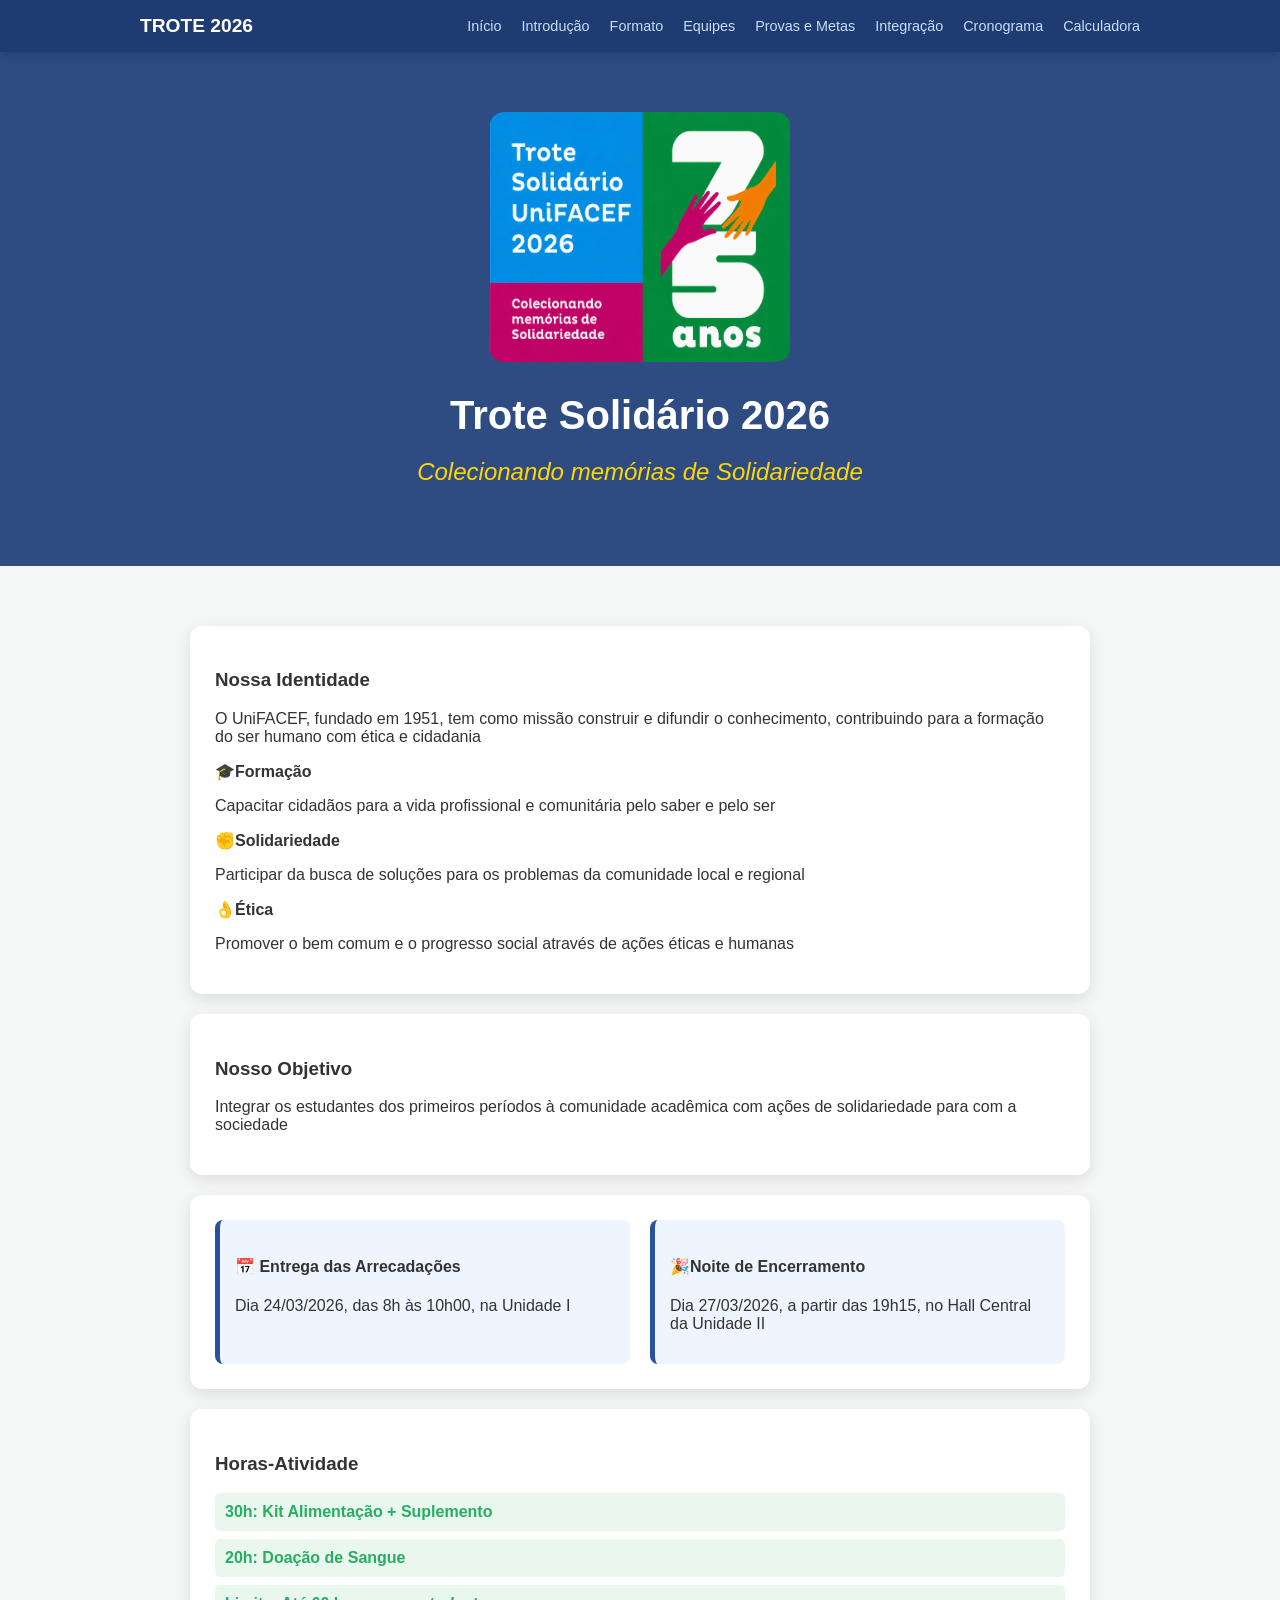
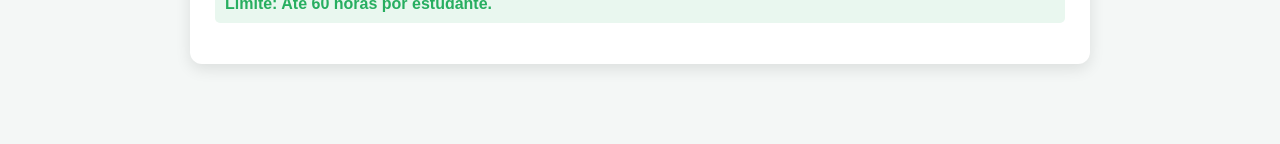
<file: index.html>
<!DOCTYPE html>
<html lang="pt-br">
    <head>
        <title> Trote Solidário </title>
        <meta charset="UTF-8">
        <link rel="stylesheet" href="styles.css">
    </head>
    <body>
        <nav class="menu"> <!-- Menu de navegação -->
            <div class="menu-container">
                <a href="index.html" class="menu-logo"> Trote 2026 </a>
                <ul class="lista">
                    <li> <a href="index.html"> Início </a> </li>
                    <li> <a href="introducao.html"> Introdução </a> </li>
                    <li> <a href="formato.html"> Formato </a> </li>
                    <li> <a href="equipes.html"> Equipes </a> </li>
                    <li> <a href="provas.html"> Provas e Metas </a> </li>
                    <li> <a href="integracao.html"> Integração </a> </li>
                    <li> <a href="cronograma.html"> Cronograma </a> </li>
                    <li> <a href="calculadora.html"> Calculadora </a> </li>
                </ul>
            </div>
        </nav>
        <header class="cabecalho">
            <div class="cabecalho-container">
                <img src="trote.png" alt="UniFACEF" class="cabecalho-logo"/>
                <h1> Trote Solidário 2026 </h1>
                <h2> Colecionando memórias de Solidariedade </h2>
            </div>
        </header>
        
        <main class="principal">
            <section>
                <h3> Nossa Identidade </h3>
                <p> O UniFACEF, fundado em 1951, tem como missão construir e difundir o conhecimento, contribuindo para a formação do ser humano com ética e cidadania </p>
                <div class="pilares-container">
                    <div class="pilar"> 
                        <strong> &#x1F393;Formação </strong>
                        <p> Capacitar cidadãos para a vida profissional e comunitária pelo saber e pelo ser </p>
                    </div>
                    <div class="pilar"> 
                        <strong> &#x270A;Solidariedade </strong>
                        <p> Participar da busca de soluções para os problemas da comunidade local e regional </p>
                    </div>
                    <div class="pilar"> 
                        <strong> &#x1F44C;Ética </strong>
                        <p> Promover o bem comum e o progresso social através de ações éticas e humanas </p>
                    </div>
                </div>
            </section>
            <section>
                <h3> Nosso Objetivo </h3>
                <p> 
                    Integrar os estudantes dos primeiros períodos à comunidade acadêmica com ações de solidariedade para com a sociedade 
                </p>
            </section>
            <section class="importante">
                <div class="card-meta"> 
                    <h4> &#x1F4C5; Entrega das Arrecadações </h4>
                    <p> Dia 24/03/2026, das 8h às 10h00, na Unidade I </p>
                </div>
                <div class="card-meta">
                    <h4> &#x1F389;Noite de Encerramento </h4>
                    <p> Dia 27/03/2026, a partir das 19h15, no Hall Central da Unidade II </p>
                </div>    
            </section>
            <section class="recompensas">
                <h3> Horas-Atividade </h3>
                <ul>
                    <li> <strong> 30h: </strong> Kit Alimentação + Suplemento </li> 
                    <li> <strong> 20h: </strong>  Doação de Sangue </li> 
                    <li> <strong> Limite:  </strong>  Até 60 horas por estudante. </li> 
                </ul> 
            </section>
        </main>
    </body>
</html>
</file>
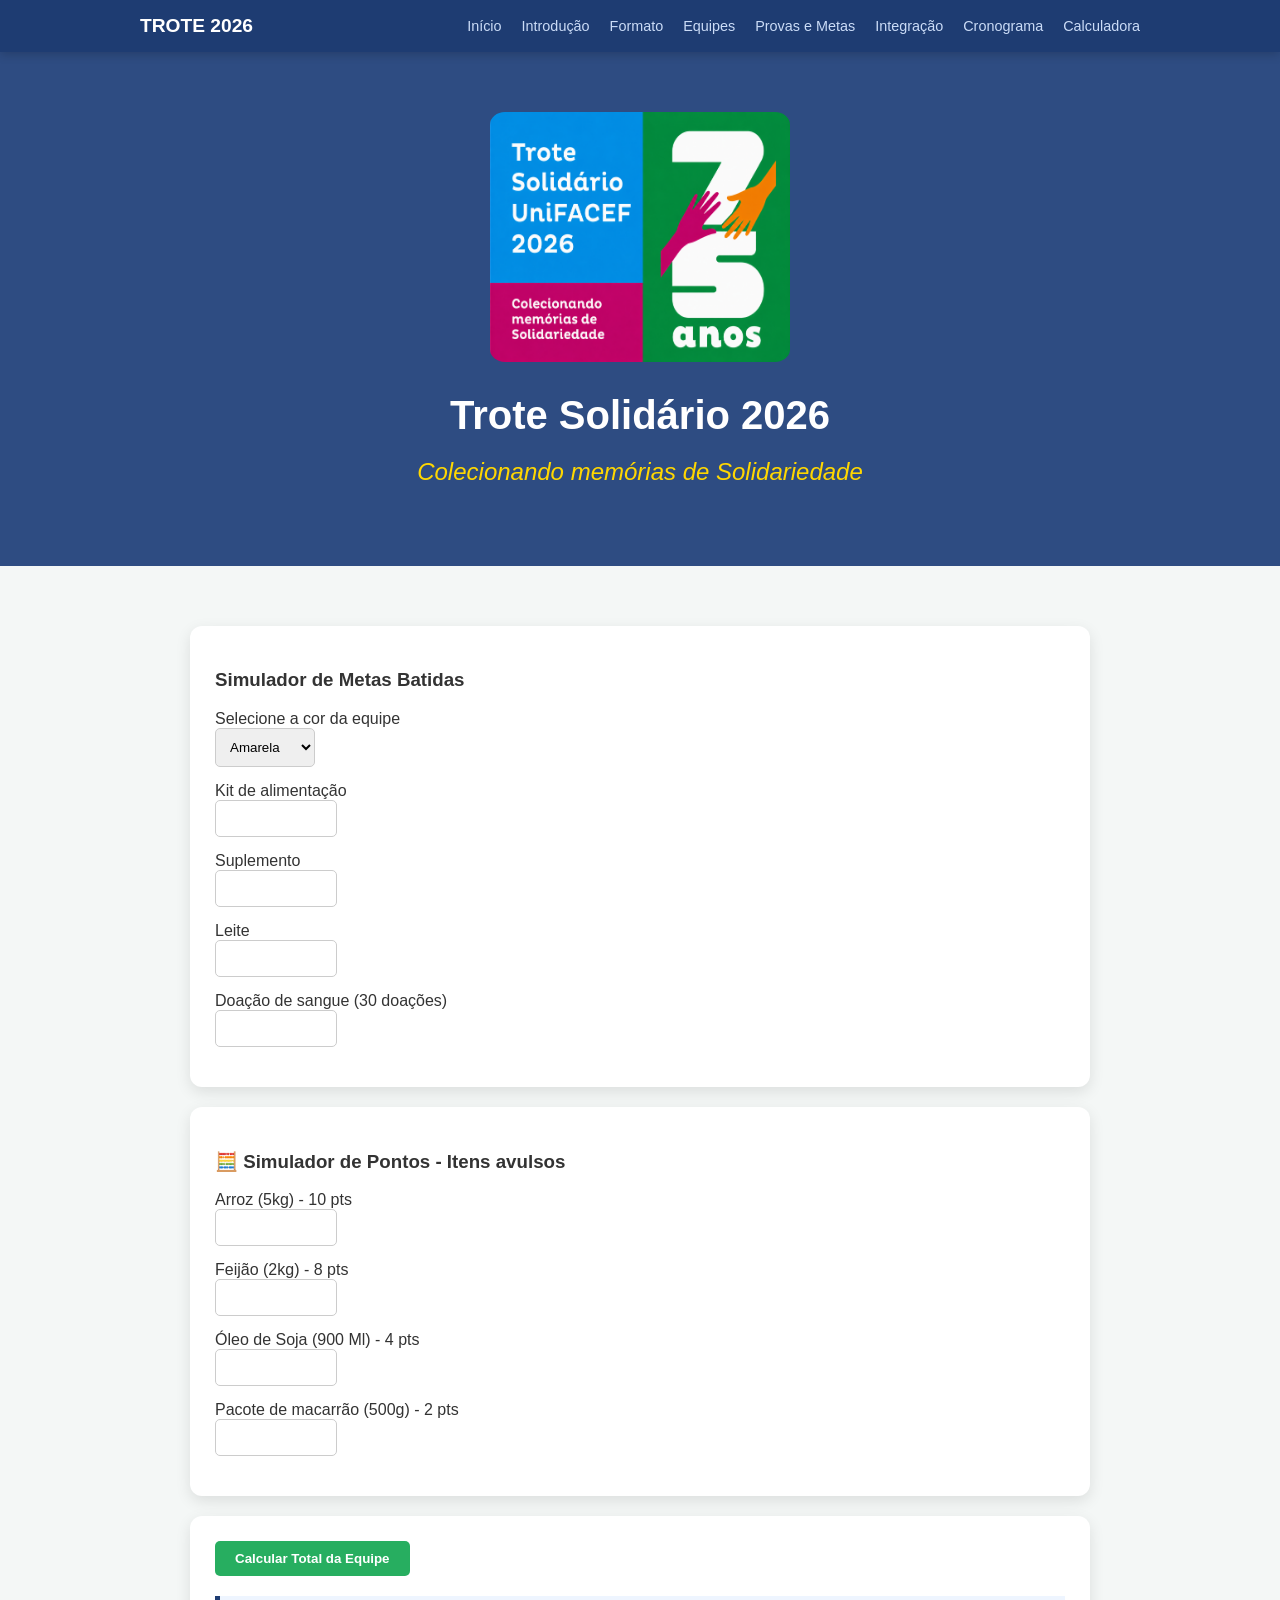
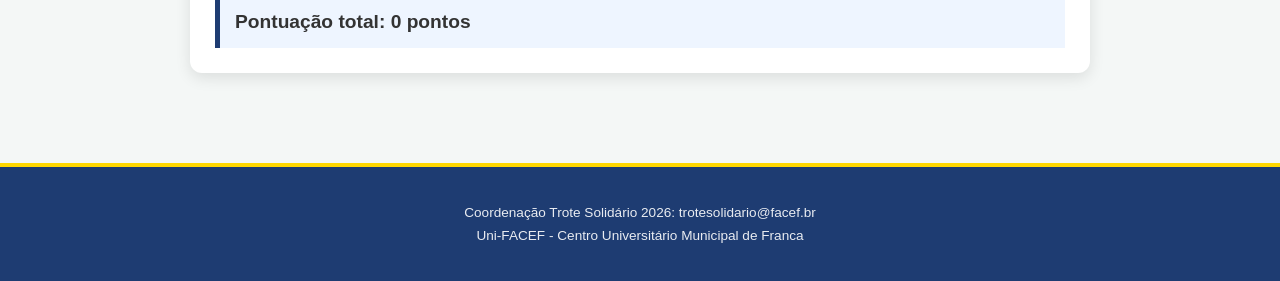
<file: calculadora.html>
<!DOCTYPE html>
<html lang="pt-br">
    <head>
        <title> Trote Solidário </title>
        <meta charset="UTF-8">
        <link rel="stylesheet" href="styles.css">
    </head>
    <body>
        <nav class="menu"> <!-- Menu de navegação -->
            <div class="menu-container">
                <a href="index.html" class="menu-logo"> Trote 2026 </a>
                <ul class="lista">
                    <li> <a href="index.html"> Início </a> </li>
                    <li> <a href="introducao.html"> Introdução </a> </li>
                    <li> <a href="formato.html"> Formato </a> </li>
                    <li> <a href="equipes.html"> Equipes </a> </li>
                    <li> <a href="provas.html"> Provas e Metas </a> </li>
                    <li> <a href="integracao.html"> Integração </a> </li>
                    <li> <a href="cronograma.html"> Cronograma </a> </li>
                    <li> <a href="calculadora.html"> Calculadora </a> </li>
                </ul>
            </div>
        </nav>
        <header class="cabecalho">
            <div class="cabecalho-container">
                <img src="trote.png" alt="UniFACEF" class="cabecalho-logo"/>
                <h1> Trote Solidário 2026 </h1>
                <h2> Colecionando memórias de Solidariedade </h2>
            </div>
        </header>
    <main class="principal">
       <section>
            <h3> Simulador de Metas Batidas </h3>
            <div>
                <div class="form-group">
                    <label> Selecione a cor da equipe </label>
                    <select id="cor">
                        <option value="amarela"> Amarela </option>
                        <option value="cinza"> Cinza </option>
                        <option value="laranja"> Laranja </option>
                        <option value="marron"> Marron </option>
                        <option value="preta"> Preta </option>
                        <option value="roxa"> Roxa </option>
                        <option value="verde"> Verde </option>
                        <option value="azul"> Azul </option>
                        <option value="vermelha"> Vermelha </option>
                    </select>
                </div>
                <div class="form-group">
                    <label> Kit de alimentação </label> <!-- rótulo da caixa de entrada -->
                    <input type="number" id="kitAlimentacao" min="0"> <!-- caixa de entrada -->
                </div>
                <div class="form-group">
                    <label> Suplemento </label> <!-- rótulo da caixa de entrada -->
                    <input type="number" id="qtdeLatas" min="0"> <!-- caixa de entrada -->
                </div>  
                <div class="form-group">
                    <label> Leite </label> <!-- rótulo da caixa de entrada -->
                    <input type="number" id="qtdeLeites" min="0"> <!-- caixa de entrada -->
                </div>
                <div class="form-group">
                    <label> Doação de sangue (30 doações) </label> <!-- rótulo da caixa de entrada -->
                    <input type="number" id="qtdeDoacoes" min="0"> <!-- caixa de entrada -->
                </div>  
            </div>
       </section> 
       <section>
        <h3> &#x1F9EE; Simulador de Pontos - Itens avulsos</h3>
        <div class="form-grid"> 
            <div class="form-group">
                <label> Arroz (5kg) - 10 pts </label> <!-- rótulo da caixa de entrada -->
                <input type="number" id="qtdeArroz" min="0"> <!-- caixa de entrada -->
            </div> 
            <div class="form-group">
                <label> Feijão (2kg) - 8 pts </label>
                <input type="number" id="qtdeFeijao" min="0">
            </div> 
            <div class="form-group">
                <label> Óleo de Soja (900 Ml) - 4 pts </label>
                <input type="number" id="qtdeOleo" min="0">
            </div>     
             <div class="form-group">
                <label> Pacote de macarrão (500g) - 2 pts </label>
                <input type="number" id="qtdeMacarrao" min="0">
            </div>      
        </div>
       </section>
       <section>
            <!-- quando este botão for clicado, a função calcular() será chamada no JavaScript -->
            <button onclick="calcular()"> Calcular Total da Equipe </button> 
            <div id="resultado" class="resultado-box">
                Pontuação total: 0 pontos
            </div>
       </section>
    </main>
    <footer>
        <p>Coordenação Trote Solidário 2026: trotesolidario@facef.br </p>
        <p>Uni-FACEF - Centro Universitário Municipal de Franca </p>
    </footer>
</body>
</html>
</file>
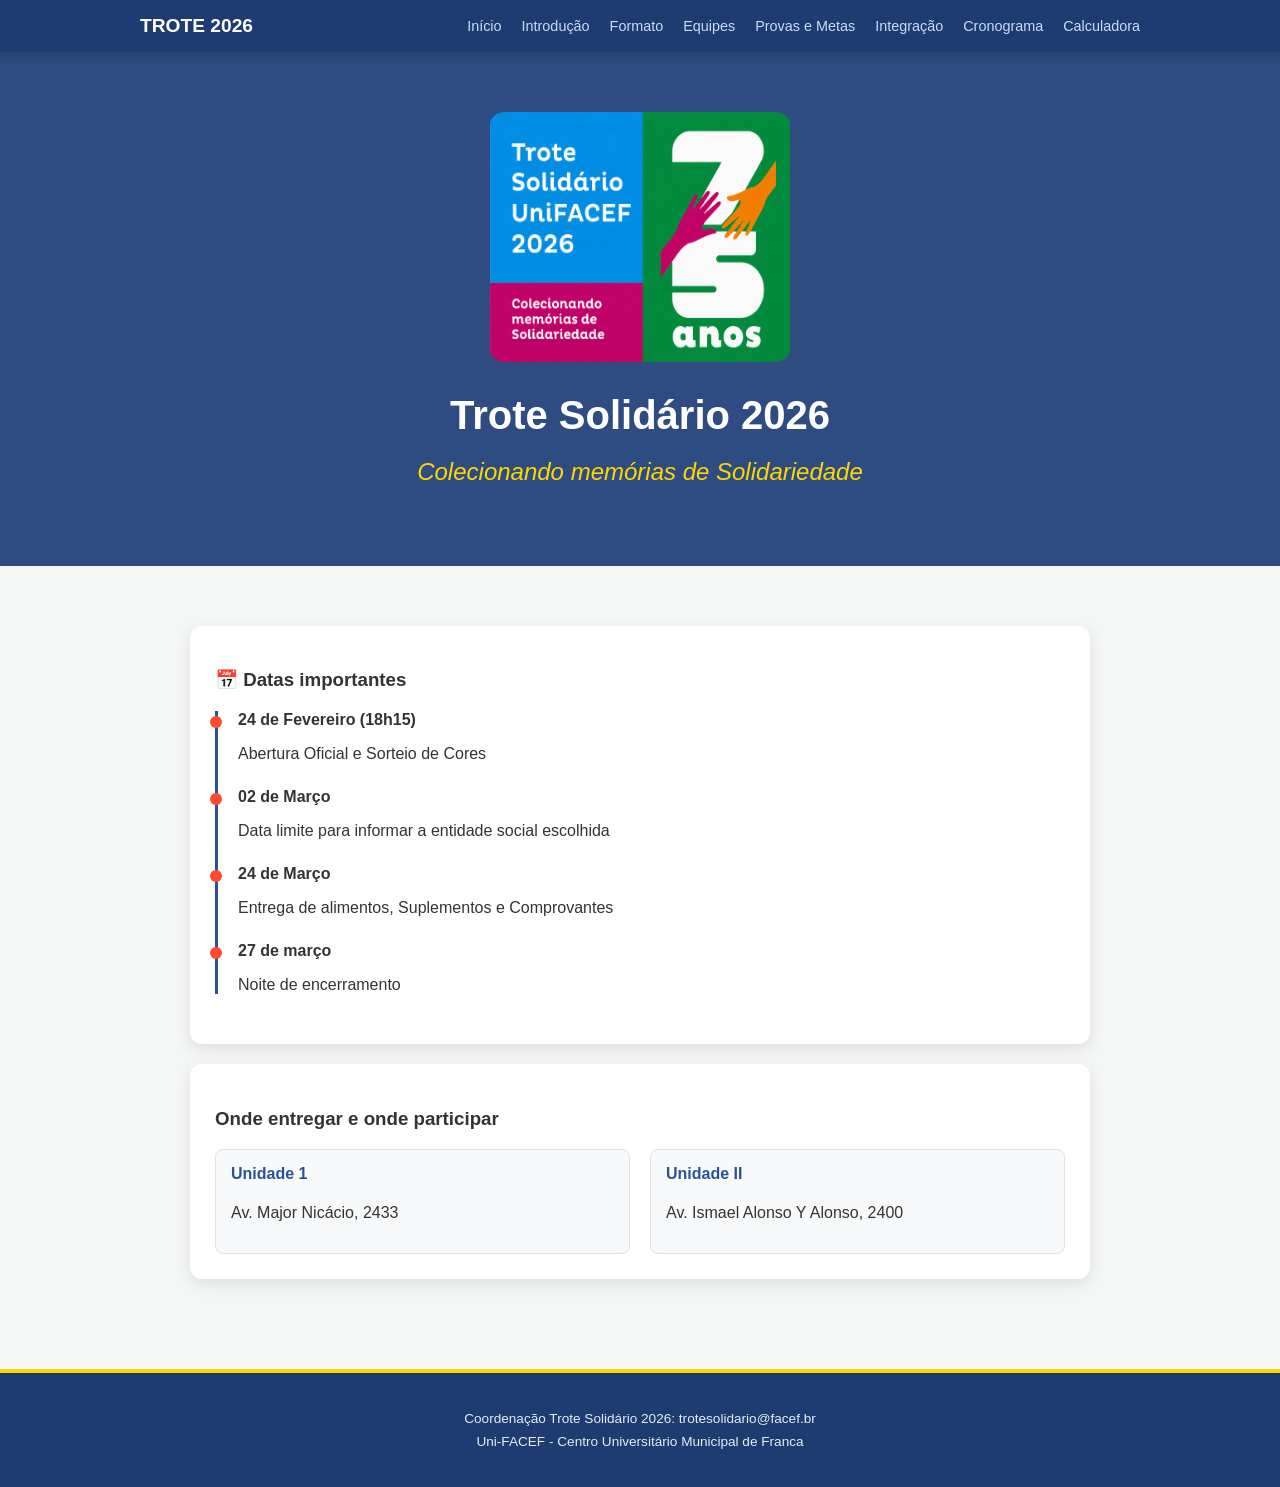
<file: cronograma.html>
<!DOCTYPE html>
<html lang="pt-br">
    <head>
        <title> Trote Solidário </title>
        <meta charset="UTF-8">
        <link rel="stylesheet" href="styles.css">
    </head>
    <body>
        <nav class="menu"> <!-- Menu de navegação -->
            <div class="menu-container">
                <a href="index.html" class="menu-logo"> Trote 2026 </a>
                <ul class="lista">
                    <li> <a href="index.html"> Início </a> </li>
                    <li> <a href="introducao.html"> Introdução </a> </li>
                    <li> <a href="formato.html"> Formato </a> </li>
                    <li> <a href="equipes.html"> Equipes </a> </li>
                    <li> <a href="provas.html"> Provas e Metas </a> </li>
                    <li> <a href="integracao.html"> Integração </a> </li>
                    <li> <a href="cronograma.html"> Cronograma </a> </li>
                    <li> <a href="calculadora.html"> Calculadora </a> </li>
                </ul>
            </div>
        </nav>
        <header class="cabecalho">
            <div class="cabecalho-container">
                <img src="trote.png" alt="UniFACEF" class="cabecalho-logo"/>
                <h1> Trote Solidário 2026 </h1>
                <h2> Colecionando memórias de Solidariedade </h2>
            </div>
        </header>
    <main class="principal">
        <section>
            <h3> &#x1F4C5; Datas importantes </h3>
            <div class="timeline">
                <div class="evento">
                    <strong> 24 de Fevereiro (18h15) </strong>
                    <p> Abertura Oficial e Sorteio de Cores </p>
                </div>
                <div class="evento">
                    <strong> 02 de Março </strong>    
                    <p> Data limite para informar a entidade social escolhida </p>
                </div>
                <div class="evento">
                    <strong> 24 de Março </strong>
                    <p> Entrega de alimentos, Suplementos e Comprovantes </p>
                </div>
                <div class="evento">
                    <strong> 27 de março </strong>
                    <p> Noite de encerramento </p>
                </div>
            </div>
        </section>
        <section>
            <h3> Onde entregar e onde participar </h3>
            <div class="grid-locais">
                <div class="unidade">
                    <h4> Unidade 1 </h4>
                    <p> Av. Major Nicácio, 2433 </p>
                </div>
                <div class="unidade">
                    <h4> Unidade II </h4>
                    <p> Av. Ismael Alonso Y Alonso, 2400 </p>
                </div>
            </div>
        </section>
    </main>
    <footer>
        <p>Coordenação Trote Solidário 2026: trotesolidario@facef.br </p>
        <p>Uni-FACEF - Centro Universitário Municipal de Franca </p>
    </footer>
</body>
</html>
</file>
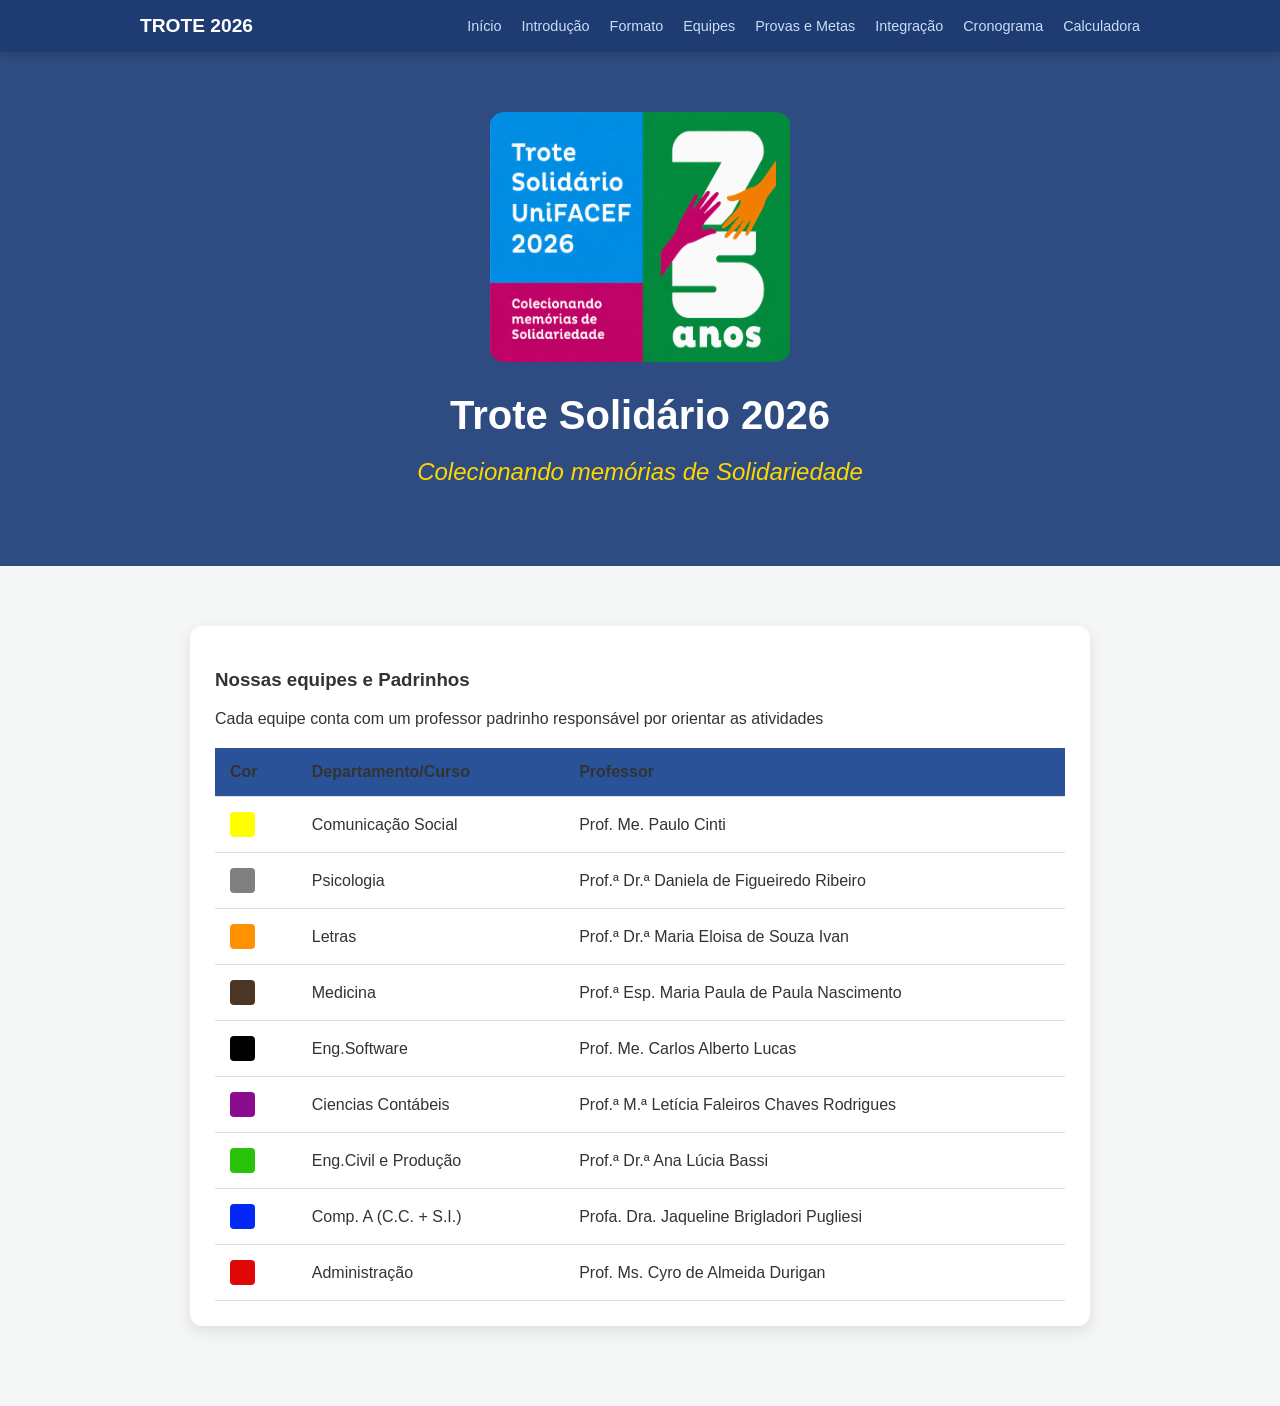
<file: equipes.html>
<!DOCTYPE html>
<html lang="pt-br">
    <head>
        <title> Trote Solidário </title>
        <meta charset="UTF-8">
        <link rel="stylesheet" href="styles.css">
    </head>
    <body>
        <nav class="menu"> <!-- Menu de navegação -->
            <div class="menu-container">
                <a href="index.html" class="menu-logo"> Trote 2026 </a>
                <ul class="lista">
                    <li> <a href="index.html"> Início </a> </li>
                    <li> <a href="introducao.html"> Introdução </a> </li>
                    <li> <a href="formato.html"> Formato </a> </li>
                    <li> <a href="equipes.html"> Equipes </a> </li>
                    <li> <a href="provas.html"> Provas e Metas </a> </li>
                    <li> <a href="integracao.html"> Integração </a> </li>
                    <li> <a href="cronograma.html"> Cronograma </a> </li>
                    <li> <a href="calculadora.html"> Calculadora </a> </li>
                </ul>
            </div>
        </nav>
        <header class="cabecalho">
            <div class="cabecalho-container">
                <img src="trote.png" alt="UniFACEF" class="cabecalho-logo"/>
                <h1> Trote Solidário 2026 </h1>
                <h2> Colecionando memórias de Solidariedade </h2>
            </div>
        </header>
        <main class="principal">
           <section class="lista-equipes">
                <h3> Nossas equipes e Padrinhos </h3>
                <p> 
                    Cada equipe conta com um professor padrinho responsável por orientar as atividades 
                </p>
                <table> <!-- tabela -->
                    <thead> <!-- cabeçalho da tabela -->
                        <tr> <!-- linha da tabela -->
                            <!-- table head -->
                            <th> Cor </th> <th> Departamento/Curso </th> <th> Professor </th>
                        </tr>
                    </thead>
                    <tbody>
                        <tr> 
                            <td> <div class="box-amarela"> </div> </td>
                            <td> Comunicação Social </td>
                            <td> Prof. Me. Paulo Cinti </td>
                        </tr> 
                        <tr>
                            <td> <div class="box-cinza"> </div></td>
                            <td> Psicologia </td>
                            <td> Prof.ª Dr.ª Daniela de Figueiredo Ribeiro </td>
                        </tr>
                        <tr>
                            <td> <div class="box-laranja"> </div></td>
                            <td> Letras </td>
                            <td> Prof.ª Dr.ª Maria Eloisa de Souza Ivan </td>
                        </tr>
                            <td> <div class="box-marrom"></div></td>
                            <td> Medicina </td>
                            <td> Prof.ª Esp. Maria Paula de Paula Nascimento </td>
                        </tr>
                        <tr>
                            <td> <div class="box-preta"></div></td>
                            <td> Eng.Software </td>
                            <td> Prof. Me. Carlos Alberto Lucas </td>
                        </tr>
                        <tr>
                            <td> <div class="box-roxa"></div></td>
                            <td> Ciencias Contábeis </td>
                            <td> Prof.ª M.ª Letícia Faleiros Chaves Rodrigues </td>
                        </tr>
                        <tr>
                            <td> <div class="box-verde"></div></td>
                            <td> Eng.Civil e Produção</td>
                            <td> Prof.ª Dr.ª Ana Lúcia Bassi </td>
                        </tr>
                        <tr>
                            <td> <div class="box-azul"></div></td>
                            <td> Comp. A (C.C. + S.I.) </td>
                            <td> Profa. Dra. Jaqueline Brigladori Pugliesi </td>
                        </tr>
                        <tr>
                            <td> <div class="box-vermelha"></div></td>
                            <td> Administração </td>
                            <td> Prof. Ms. Cyro de Almeida Durigan </td>
                        </tr>
                    </tbody>
                </table>
           </section>
           
        </main>
    </body>
</html>
</file>
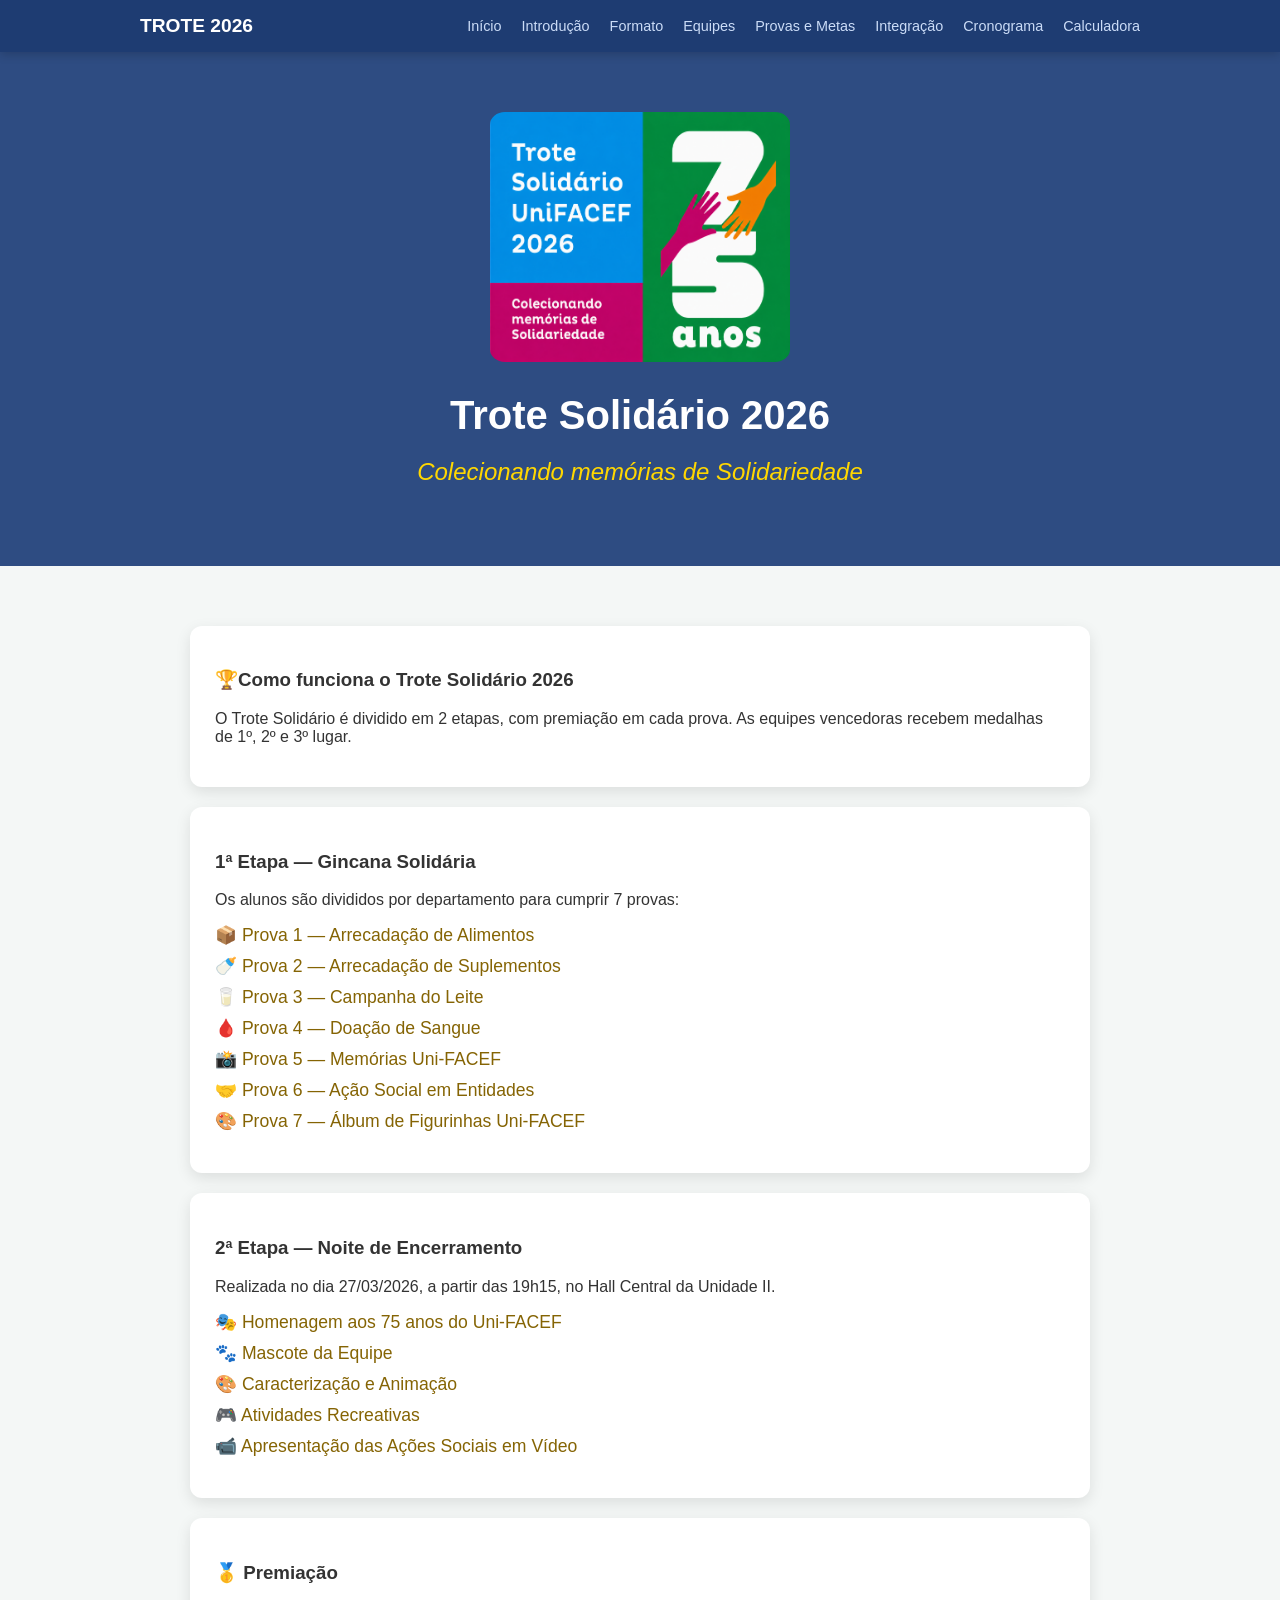
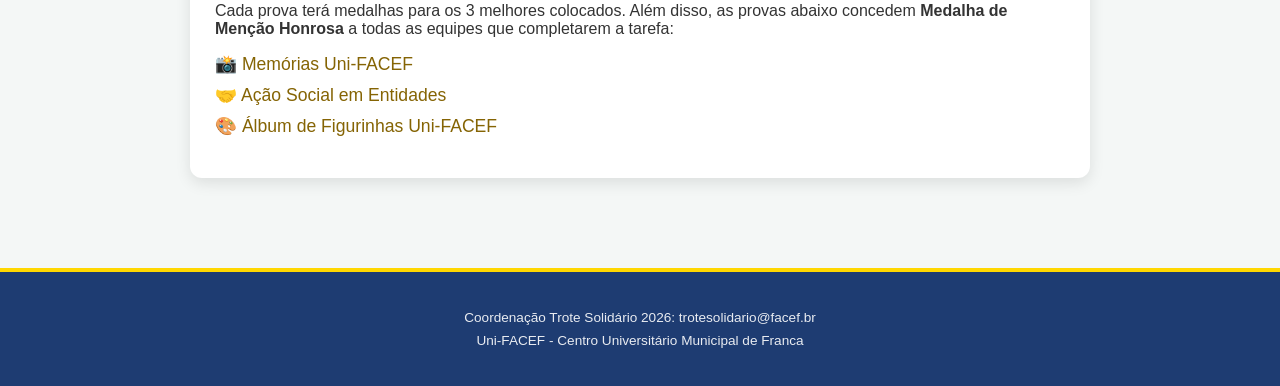
<file: formato.html>
<!DOCTYPE html>
<html lang="pt-br">
    <head>
        <title> Trote Solidário </title>
        <meta charset="UTF-8">
        <link rel="stylesheet" href="styles.css">
    </head>
    <body>
        <nav class="menu"> <!-- Menu de navegação -->
            <div class="menu-container">
                <a href="index.html" class="menu-logo"> Trote 2026 </a>
                <ul class="lista">
                    <li> <a href="index.html"> Início </a> </li>
                    <li> <a href="introducao.html"> Introdução </a> </li>
                    <li> <a href="formato.html"> Formato </a> </li>
                    <li> <a href="equipes.html"> Equipes </a> </li>
                    <li> <a href="provas.html"> Provas e Metas </a> </li>
                    <li> <a href="integracao.html"> Integração </a> </li>
                    <li> <a href="cronograma.html"> Cronograma </a> </li>
                    <li> <a href="calculadora.html"> Calculadora </a> </li>
                </ul>
            </div>
        </nav>
        <header class="cabecalho">
            <div class="cabecalho-container">
                <img src="trote.png" alt="UniFACEF" class="cabecalho-logo"/>
                <h1> Trote Solidário 2026 </h1>
                <h2> Colecionando memórias de Solidariedade </h2>
            </div>
        </header>
    <main class="principal">
        <section>
            <h3> &#X1F3C6;Como funciona o Trote Solidário 2026 </h3>
            <p>
                O Trote Solidário é dividido em 2 etapas, com premiação em cada prova.
                As equipes vencedoras recebem medalhas de 1º, 2º e 3º lugar.
            </p>
        </section>
        <section>
            <h3> 1ª Etapa — Gincana Solidária </h3>
            <p> Os alunos são divididos por departamento para cumprir 7 provas: </p>
            <ul class="lista-itens">
                <li> &#x1F4E6; Prova 1 — Arrecadação de Alimentos </li>
                <li> &#x1F37C; Prova 2 — Arrecadação de Suplementos </li>
                <li> &#x1F95B; Prova 3 — Campanha do Leite </li>
                <li> &#x1FA78; Prova 4 — Doação de Sangue </li>
                <li> &#x1F4F8; Prova 5 — Memórias Uni-FACEF </li>
                <li> &#x1F91D; Prova 6 — Ação Social em Entidades </li>
                <li> &#x1F3A8; Prova 7 — Álbum de Figurinhas Uni-FACEF </li>
            </ul>
        </section>
        <section>
            <h3> 2ª Etapa — Noite de Encerramento </h3>
            <p> Realizada no dia 27/03/2026, a partir das 19h15, no Hall Central da Unidade II. </p>
            <ul class="lista-itens">
                <li> &#x1F3AD; Homenagem aos 75 anos do Uni-FACEF </li>
                <li> &#x1F43E; Mascote da Equipe </li>
                <li> &#x1F3A8; Caracterização e Animação </li>
                <li> &#x1F3AE; Atividades Recreativas </li>
                <li> &#x1F4F9; Apresentação das Ações Sociais em Vídeo </li>
            </ul>
        </section>
        <section>
            <h3> &#x1F947; Premiação </h3>
            <p> Cada prova terá medalhas para os 3 melhores colocados. Além disso, as provas abaixo concedem
                <strong>Medalha de Menção Honrosa</strong> a todas as equipes que completarem a tarefa: </p>
            <ul class="lista-itens">
                <li> &#x1F4F8; Memórias Uni-FACEF </li>
                <li> &#x1F91D; Ação Social em Entidades </li>
                <li> &#x1F3A8; Álbum de Figurinhas Uni-FACEF </li>
            </ul>
        </section>
    </main>
    <footer>
        <p>Coordenação Trote Solidário 2026: trotesolidario@facef.br </p>
        <p>Uni-FACEF - Centro Universitário Municipal de Franca </p>
    </footer>
</body>

</html>
</file>
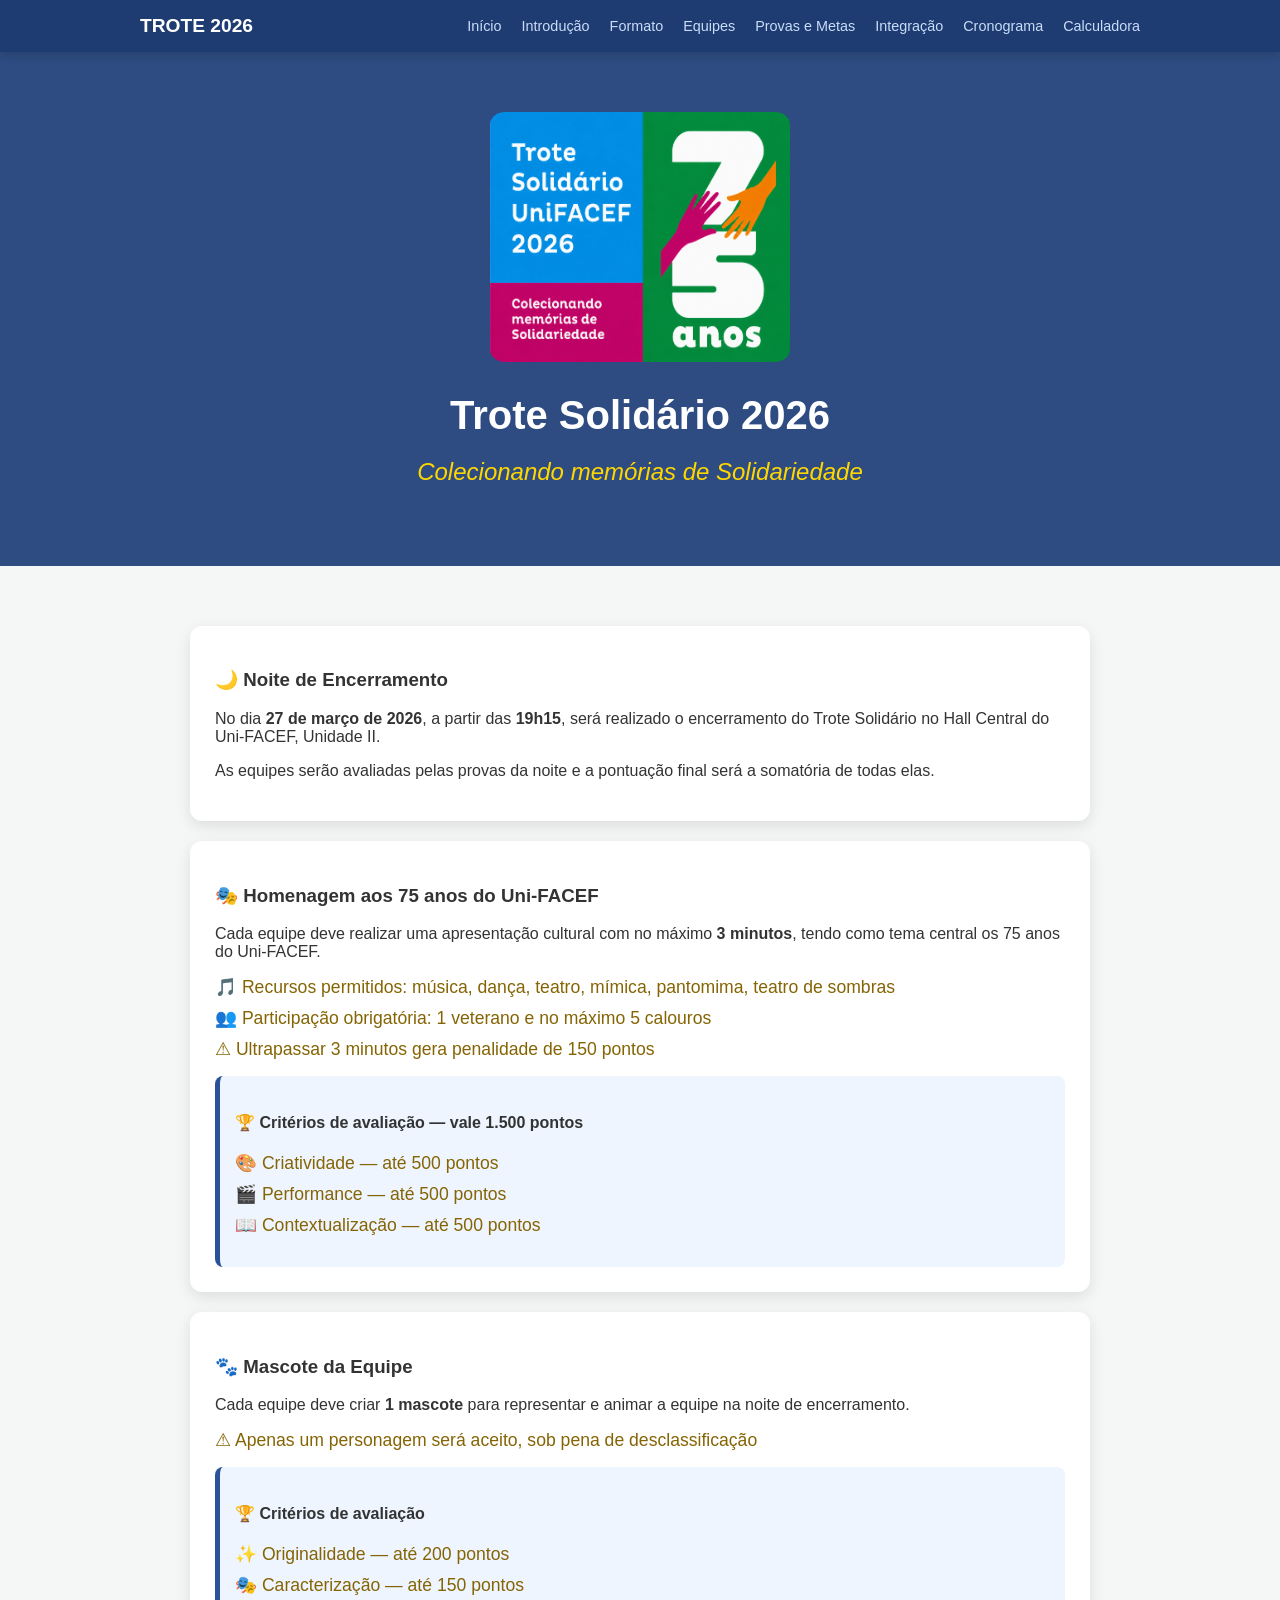
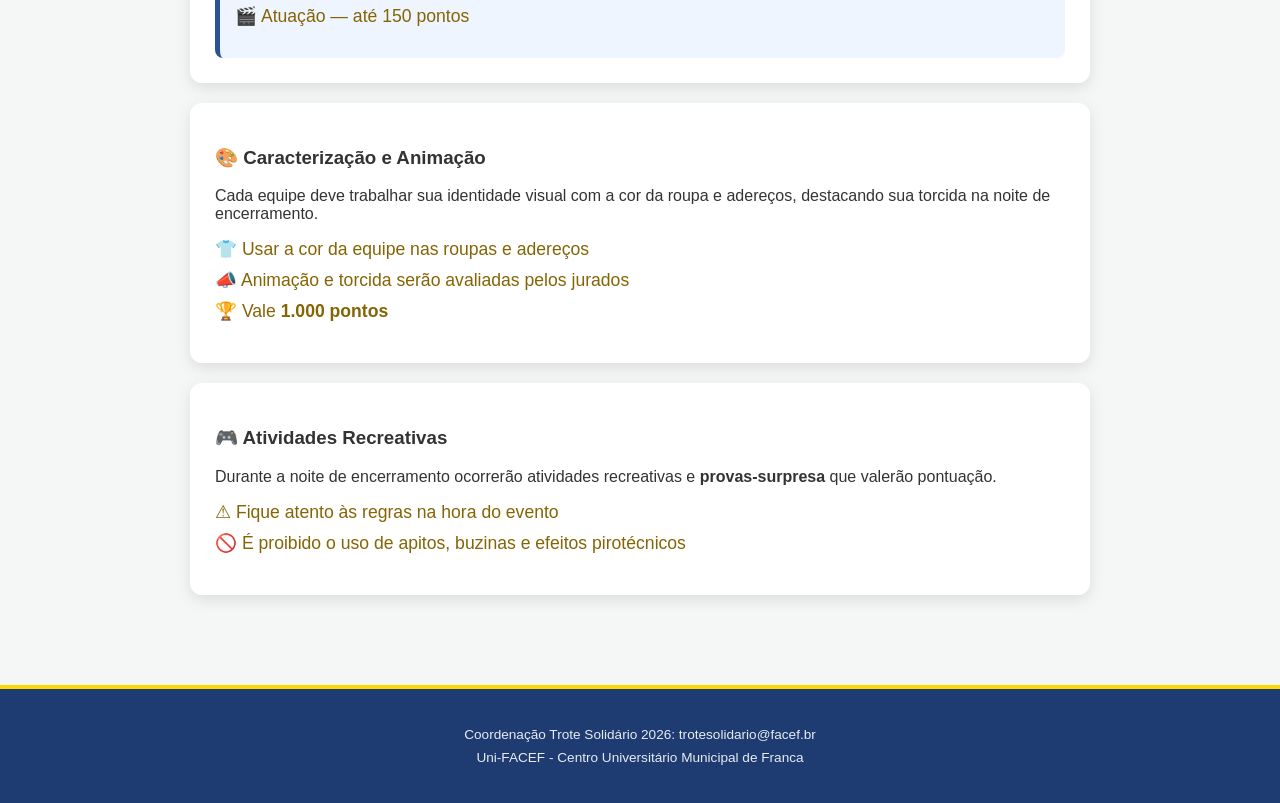
<file: integracao.html>
<!DOCTYPE html>
<html lang="pt-br">
    <head>
        <title> Trote Solidário </title>
        <meta charset="UTF-8">
        <link rel="stylesheet" href="styles.css">
    </head>
    <body>
        <nav class="menu"> <!-- Menu de navegação -->
            <div class="menu-container">
                <a href="index.html" class="menu-logo"> Trote 2026 </a>
                <ul class="lista">
                    <li> <a href="index.html"> Início </a> </li>
                    <li> <a href="introducao.html"> Introdução </a> </li>
                    <li> <a href="formato.html"> Formato </a> </li>
                    <li> <a href="equipes.html"> Equipes </a> </li>
                    <li> <a href="provas.html"> Provas e Metas </a> </li>
                    <li> <a href="integracao.html"> Integração </a> </li>
                    <li> <a href="cronograma.html"> Cronograma </a> </li>
                    <li> <a href="calculadora.html"> Calculadora </a> </li>
                </ul>
            </div>
        </nav>
        <header class="cabecalho">
            <div class="cabecalho-container">
                <img src="trote.png" alt="UniFACEF" class="cabecalho-logo"/>
                <h1> Trote Solidário 2026 </h1>
                <h2> Colecionando memórias de Solidariedade </h2>
            </div>
        </header>
    <main class="principal">
        <section>
            <h3> &#x1F319; Noite de Encerramento </h3>
            <p>
                No dia <strong>27 de março de 2026</strong>, a partir das <strong>19h15</strong>,
                será realizado o encerramento do Trote Solidário no Hall Central do Uni-FACEF, Unidade II.
            </p>
            <p>
                As equipes serão avaliadas pelas provas da noite e a pontuação final
                será a somatória de todas elas.
            </p>
        </section>
        <section>
            <h3> &#x1F3AD; Homenagem aos 75 anos do Uni-FACEF </h3>
            <p> Cada equipe deve realizar uma apresentação cultural com no máximo <strong>3 minutos</strong>, tendo como
                tema central os 75 anos do Uni-FACEF. </p>
            <ul class="lista-itens">
                <li> &#x1F3B5; Recursos permitidos: música, dança, teatro, mímica, pantomima, teatro de sombras </li>
                <li> &#x1F465; Participação obrigatória: 1 veterano e no máximo 5 calouros </li>
                <li> &#x26A0; Ultrapassar 3 minutos gera penalidade de 150 pontos </li>
            </ul>
            <div class="card-meta">
                <h4> &#x1F3C6; Critérios de avaliação — vale 1.500 pontos </h4>
                <ul class="lista-itens">
                    <li> &#x1F3A8; Criatividade — até 500 pontos </li>
                    <li> &#x1F3AC; Performance — até 500 pontos </li>
                    <li> &#x1F4D6; Contextualização — até 500 pontos </li>
                </ul>
            </div>
        </section>
        <section>
            <h3> &#x1F43E; Mascote da Equipe </h3>
            <p> Cada equipe deve criar <strong>1 mascote</strong> para representar e animar a equipe na noite de
                encerramento. </p>
            <ul class="lista-itens">
                <li> &#x26A0; Apenas um personagem será aceito, sob pena de desclassificação </li>
            </ul>
            <div class="card-meta">
                <h4> &#x1F3C6; Critérios de avaliação </h4>
                <ul class="lista-itens">
                    <li> &#x2728; Originalidade — até 200 pontos </li>
                    <li> &#x1F3AD; Caracterização — até 150 pontos </li>
                    <li> &#x1F3AC; Atuação — até 150 pontos </li>
                </ul>
            </div>
        </section>
        <section>
            <h3> &#x1F3A8; Caracterização e Animação </h3>
            <p> Cada equipe deve trabalhar sua identidade visual com a cor da roupa e adereços, destacando sua torcida
                na noite de encerramento. </p>
            <ul class="lista-itens">
                <li> &#x1F455; Usar a cor da equipe nas roupas e adereços </li>
                <li> &#x1F4E3; Animação e torcida serão avaliadas pelos jurados </li>
                <li> &#x1F3C6; Vale <strong>1.000 pontos</strong> </li>
            </ul>
        </section>

        <section>
            <h3> &#x1F3AE; Atividades Recreativas </h3>
            <p> Durante a noite de encerramento ocorrerão atividades recreativas e <strong>provas-surpresa</strong> que
                valerão pontuação. </p>
            <ul class="lista-itens">
                <li> &#x26A0; Fique atento às regras na hora do evento </li>
                <li> &#x1F6AB; É proibido o uso de apitos, buzinas e efeitos pirotécnicos </li>
            </ul>
        </section>
    </main>
    <footer>
        <p>Coordenação Trote Solidário 2026: trotesolidario@facef.br </p>
        <p>Uni-FACEF - Centro Universitário Municipal de Franca </p>
    </footer>
</body>

</html>
</file>
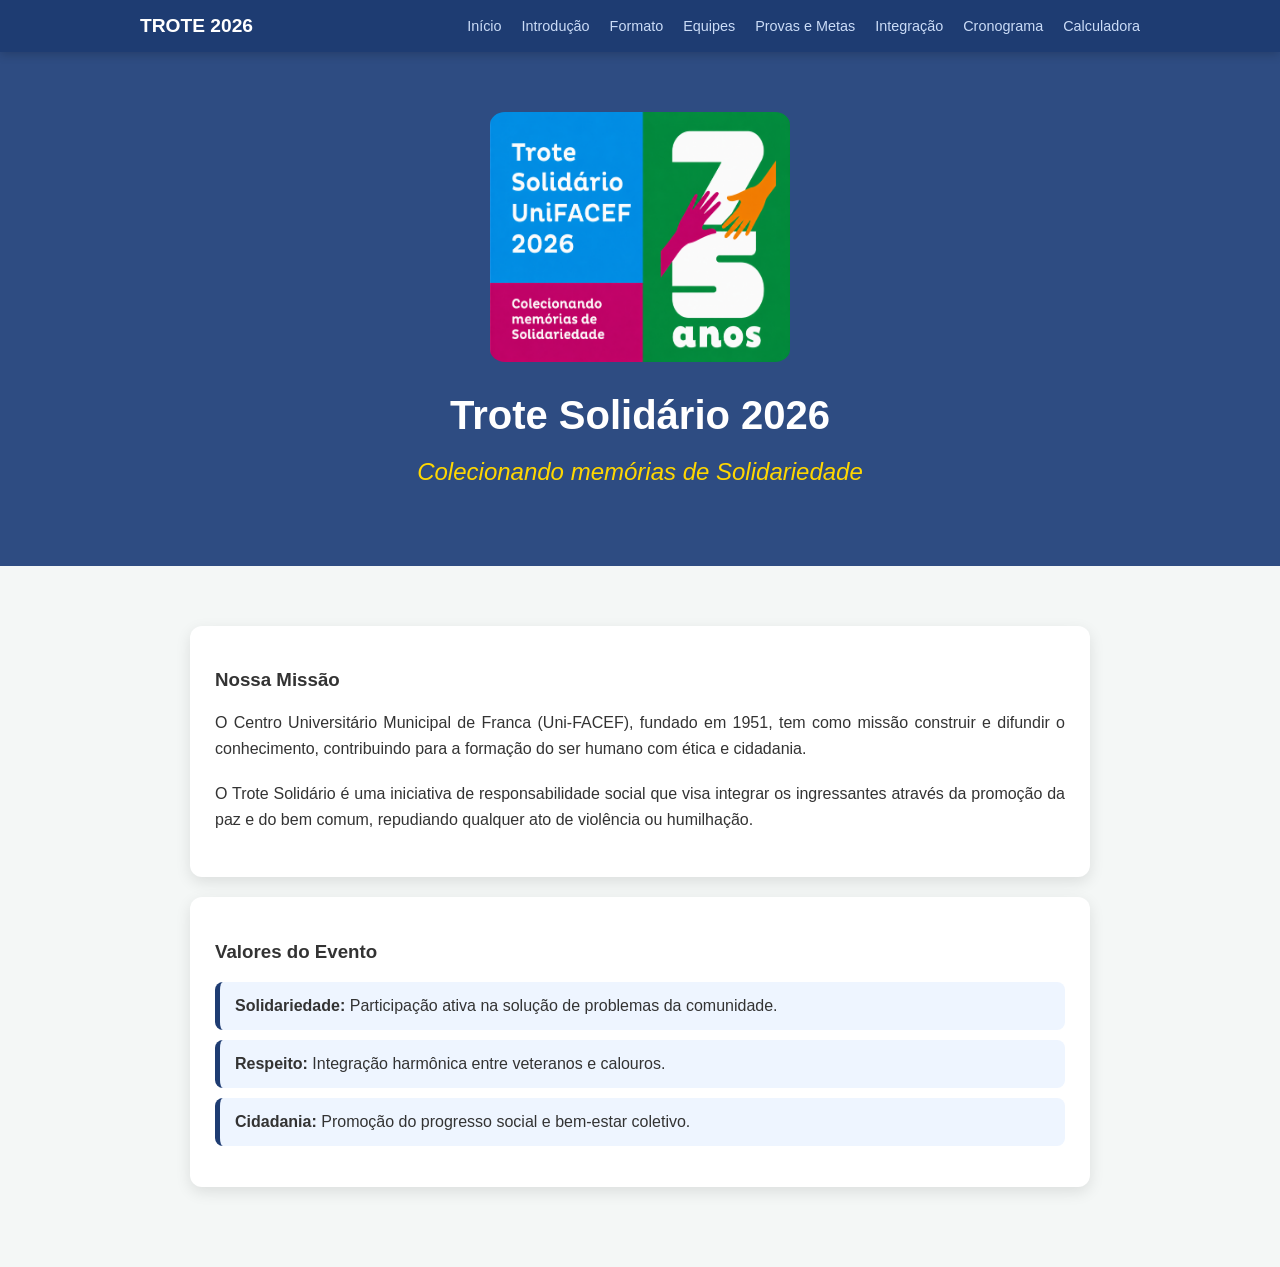
<file: introducao.html>
<!DOCTYPE html>
<html lang="pt-br">
    <head>
        <title> Trote Solidário </title>
        <meta charset="UTF-8">
        <link rel="stylesheet" href="styles.css">
    </head>
    <body>
        <nav class="menu"> <!-- Menu de navegação -->
            <div class="menu-container">
                <a href="index.html" class="menu-logo"> Trote 2026 </a>
                <ul class="lista">
                    <li> <a href="index.html"> Início </a> </li>
                    <li> <a href="introducao.html"> Introdução </a> </li>
                    <li> <a href="formato.html"> Formato </a> </li>
                    <li> <a href="equipes.html"> Equipes </a> </li>
                    <li> <a href="provas.html"> Provas e Metas </a> </li>
                    <li> <a href="integracao.html"> Integração </a> </li>
                    <li> <a href="cronograma.html"> Cronograma </a> </li>
                    <li> <a href="calculadora.html"> Calculadora </a> </li>
                </ul>
            </div>
        </nav>
        <header class="cabecalho">
            <div class="cabecalho-container">
                <img src="trote.png" alt="UniFACEF" class="cabecalho-logo"/>
                <h1> Trote Solidário 2026 </h1>
                <h2> Colecionando memórias de Solidariedade </h2>
            </div>
        </header>
        <main class="principal">
            <section class="texto-introducao">
                <h3> Nossa Missão </h3>
                <p> 
                    O Centro Universitário Municipal de Franca (Uni-FACEF), fundado em 1951, tem como missão construir e difundir o conhecimento, contribuindo para a formação do ser humano com ética e cidadania.
                </p>
                <p>
                    O Trote Solidário é uma iniciativa de responsabilidade social que visa integrar os ingressantes através da promoção da paz e do bem comum, repudiando qualquer ato de violência ou humilhação.
                </p>
            </section>
            <section>
                <h3> Valores do Evento </h3>
                <ul class="lista-valores">
                    <li> 
                        <strong> Solidariedade: </strong> 
                        Participação ativa na solução de problemas da comunidade. 
                    </li>
                    <li> 
                        <strong> Respeito: </strong>
                        Integração harmônica entre veteranos e calouros.
                    </li>
                    <li> 
                        <strong> Cidadania: </strong>
                        Promoção do progresso social e bem-estar coletivo.
                    </li>
                </ul>
            </section>
        </main>
    </body>
</html>
</file>
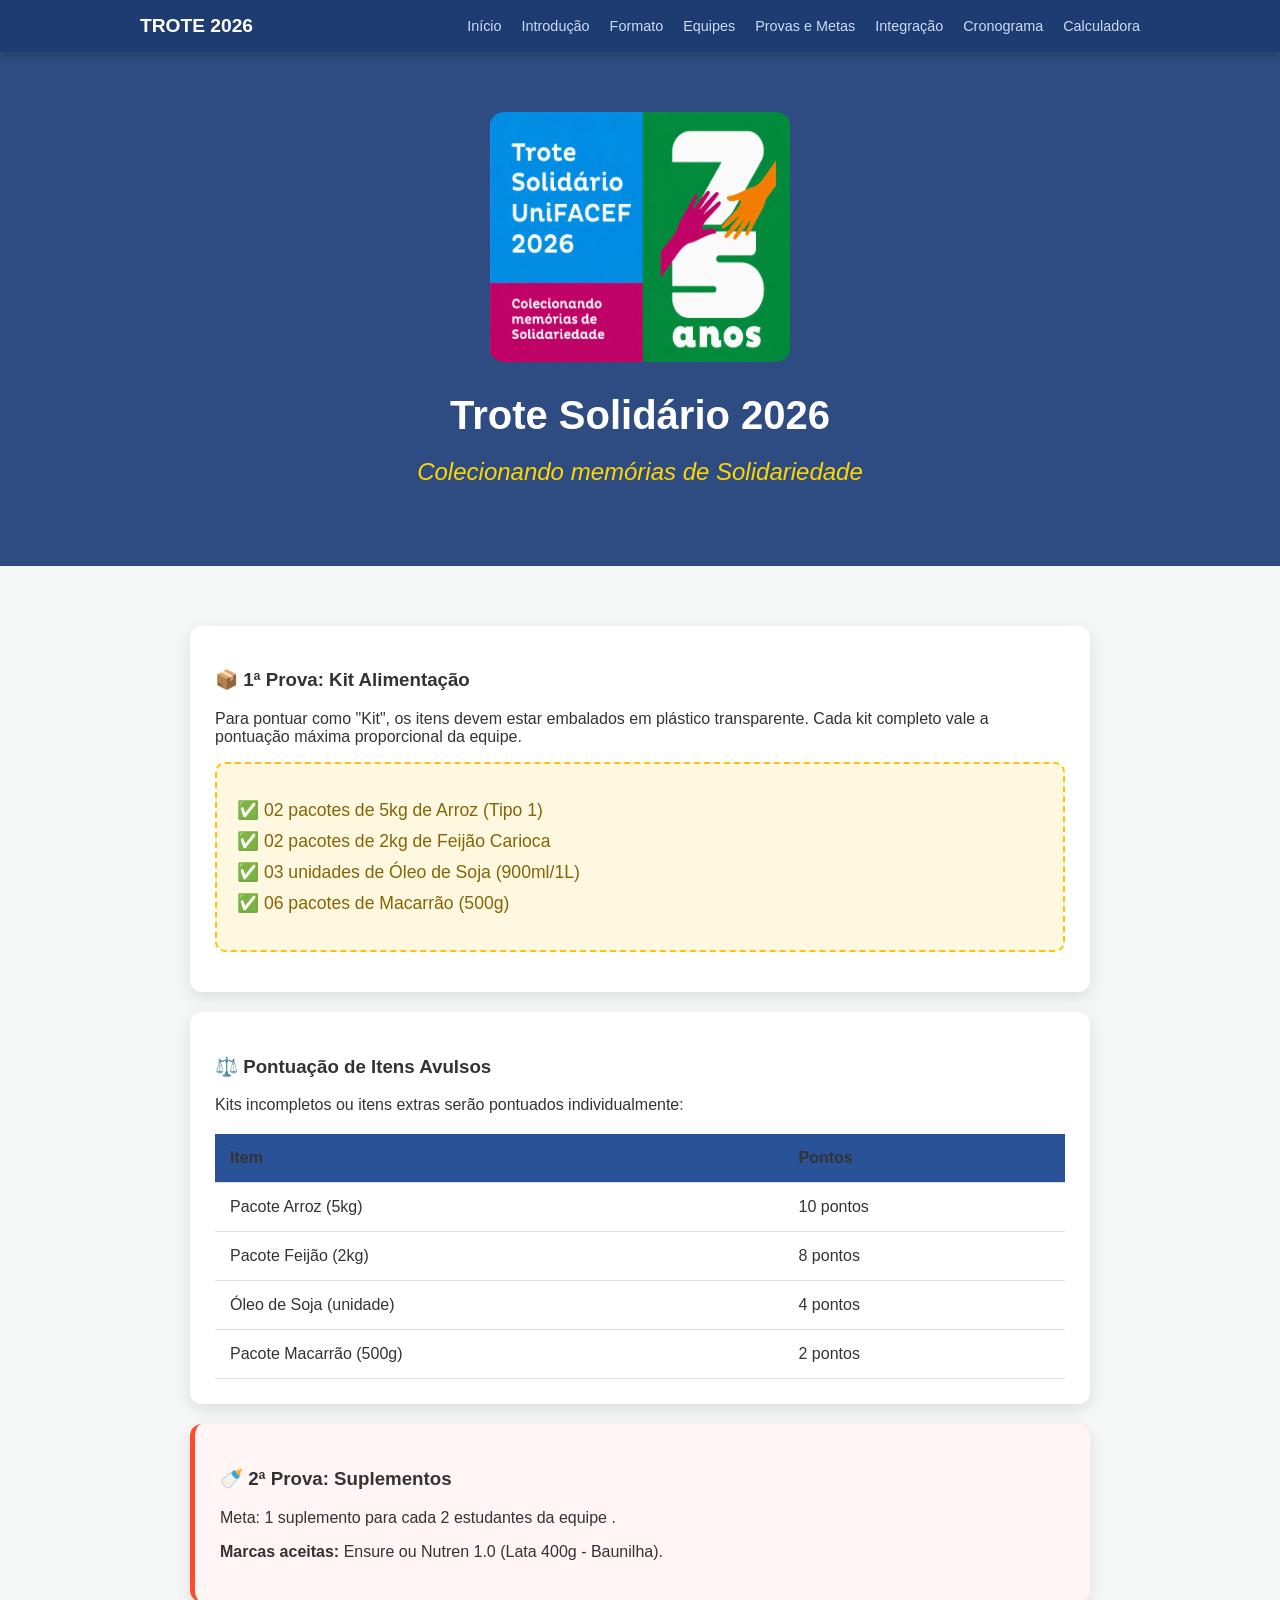
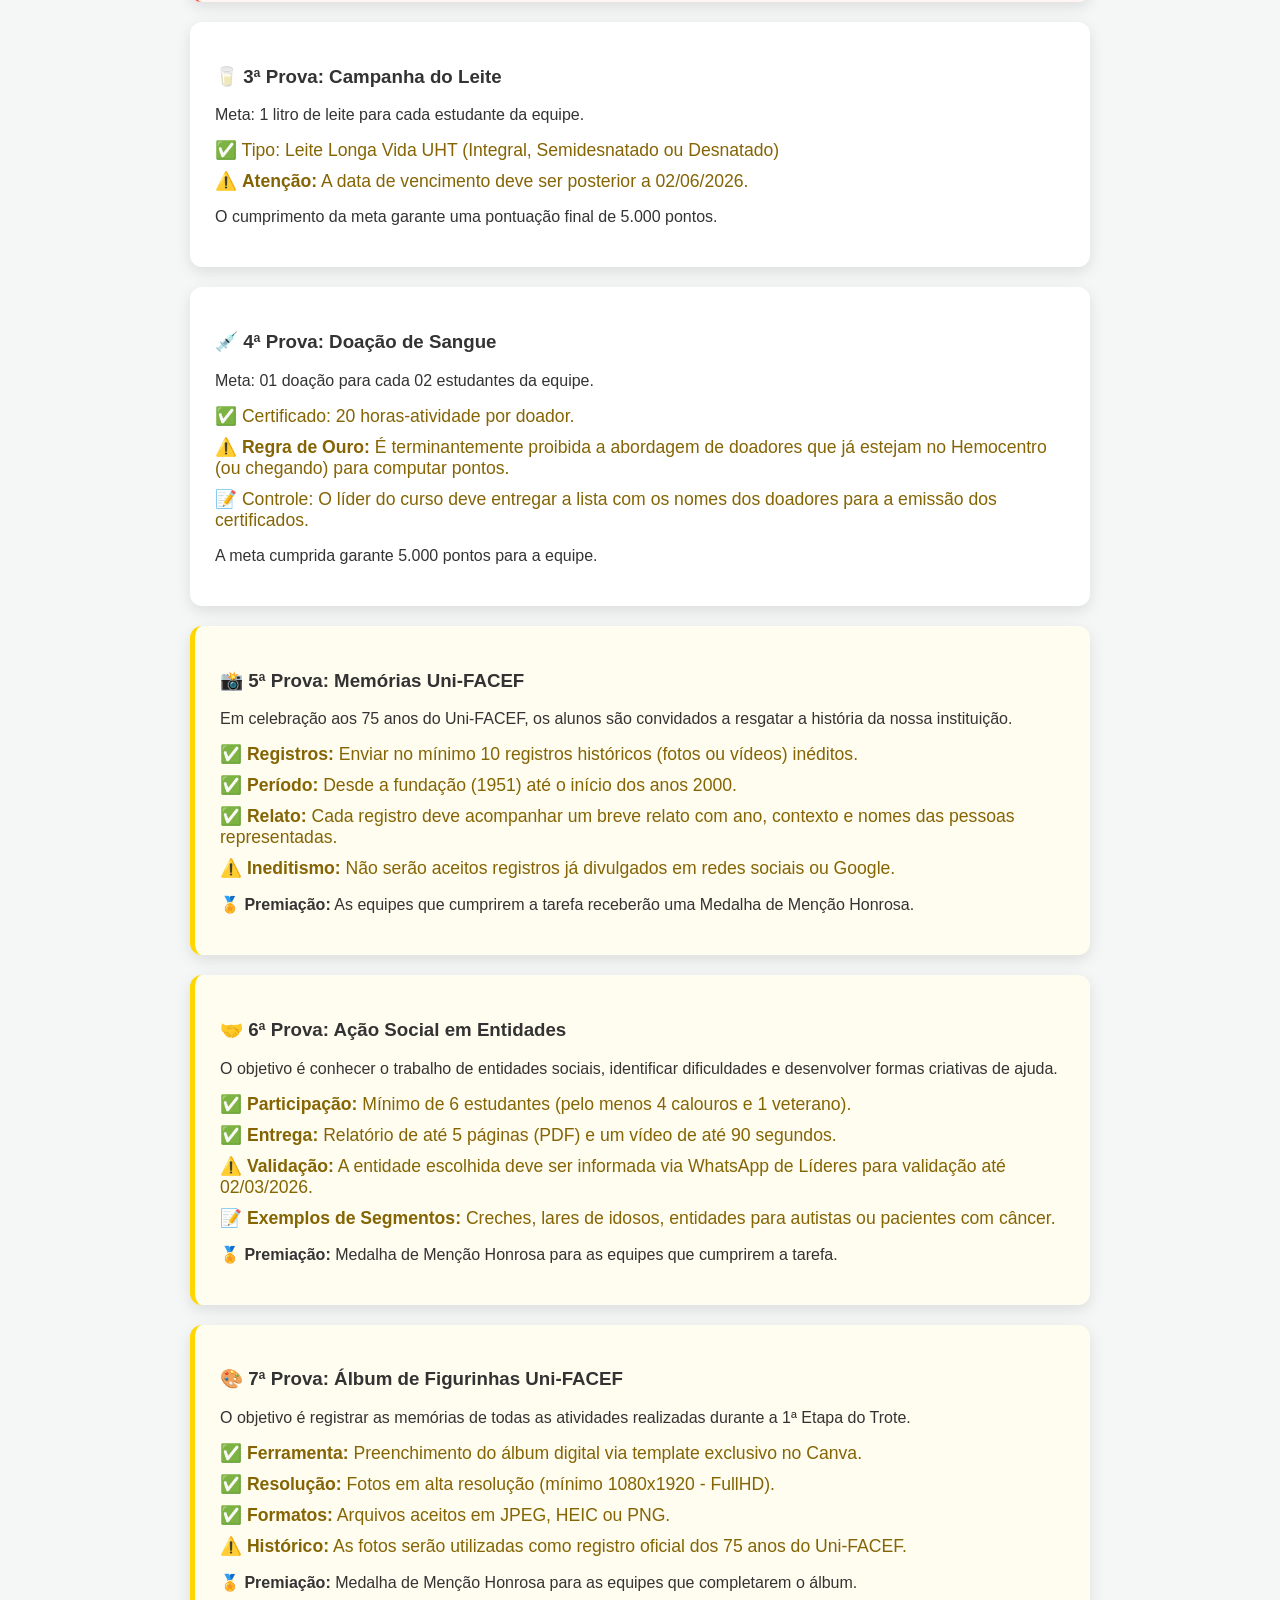
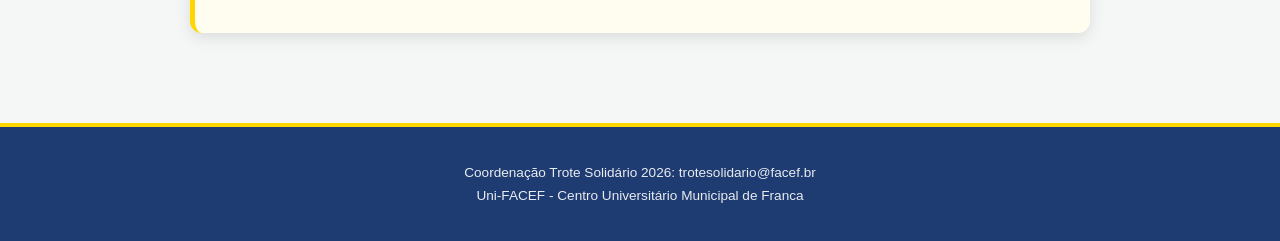
<file: provas.html>
<!DOCTYPE html>
<html lang="pt-br">
    <head>
        <title> Trote Solidário </title>
        <meta charset="UTF-8">
        <link rel="stylesheet" href="styles.css">
    </head>
    <body>
        <nav class="menu">
            <div class="menu-container">
                <a href="index.html" class="menu-logo"> Trote 2026 </a>
                <ul class="lista">
                    <li> <a href="index.html"> Início </a> </li>
                    <li> <a href="introducao.html"> Introdução </a> </li>
                    <li> <a href="formato.html"> Formato </a> </li>
                    <li> <a href="equipes.html"> Equipes </a> </li>
                    <li> <a href="provas.html"> Provas e Metas </a> </li>
                    <li> <a href="integracao.html"> Integração </a> </li>
                    <li> <a href="cronograma.html"> Cronograma </a> </li>
                    <li> <a href="calculadora.html"> Calculadora </a> </li>
                </ul>
            </div>
        </nav>
        <header class="cabecalho">
            <div class="cabecalho-container">
                <img src="trote.png" alt="UniFACEF" class="cabecalho-logo"/>
                <h1> Trote Solidário 2026 </h1>
                <h2> Colecionando memórias de Solidariedade </h2>
            </div>
        </header>
    <main class="principal">
        <section>
            <h3> &#x1F4E6; 1ª Prova: Kit Alimentação</h3>
            <p>Para pontuar como "Kit", os itens devem estar embalados em plástico transparente. Cada kit completo vale a pontuação máxima proporcional da equipe.</p>
            <div class="kit-container">
                <ul class="lista-itens">
                    <li> &#x2705; 02 pacotes de 5kg de Arroz (Tipo 1) </li>
                    <li> &#x2705;  02 pacotes de 2kg de Feijão Carioca </li>
                    <li> &#x2705;  03 unidades de Óleo de Soja (900ml/1L) </li>
                    <li> &#x2705;  06 pacotes de Macarrão (500g) </li>
                </ul>
            </div>
        </section>
         <section>
            <h3>&#x2696;&#xFE0F; Pontuação de Itens Avulsos</h3>
            <p>Kits incompletos ou itens extras serão pontuados individualmente:</p>
            
            <table>
                <thead>
                    <tr>
                        <th>Item</th>
                        <th>Pontos</th>
                    </tr>
                </thead>
                <tbody>
                    <tr>
                        <td>Pacote Arroz (5kg)</td>
                        <td>10 pontos </td>
                    </tr>
                    <tr>
                        <td>Pacote Feijão (2kg)</td>
                        <td>8 pontos </td>
                    </tr>
                    <tr>
                        <td>Óleo de Soja (unidade)</td>
                        <td>4 pontos </td>
                    </tr>
                    <tr>
                        <td>Pacote Macarrão (500g)</td>
                        <td>2 pontos </td>
                    </tr>
                </tbody>
            </table>
        </section>
         <section class="suplementos">
            <h3>&#x1F37C; 2ª Prova: Suplementos</h3>
            <p>Meta: 1 suplemento para cada 2 estudantes da equipe .</p>
            <p><strong>Marcas aceitas:</strong> Ensure ou Nutren 1.0 (Lata 400g - Baunilha).</p>
        </section>
        <section >
            <h3>&#x1F95B; 3ª Prova: Campanha do Leite</h3>
            <p>Meta: 1 litro de leite para cada estudante da equipe.</p>
            <div>
                <ul class="lista-itens">
                    <li>&#x2705; Tipo: Leite Longa Vida UHT (Integral, Semidesnatado ou Desnatado)</li>
                    <li>&#x26A0;&#xFE0F; <strong>Atenção:</strong> A data de vencimento deve ser posterior a 02/06/2026.</li>
                </ul>
            </div>
            <p>O cumprimento da meta garante uma pontuação final de 5.000 pontos.</p>
        </section>
        <section>
            <h3>&#x1F489; 4ª Prova: Doação de Sangue</h3>
            <p>Meta: 01 doação para cada 02 estudantes da equipe.</p>
            
            <div>
                <ul class="lista-itens">
                    <li>&#x2705; Certificado: 20 horas-atividade por doador.</li>
                    <li>&#x26A0;&#xFE0F; <strong>Regra de Ouro:</strong> É terminantemente proibida a abordagem de doadores que já estejam no Hemocentro (ou chegando) para computar pontos.</li>
                    <li>&#x1F4DD; Controle: O líder do curso deve entregar a lista com os nomes dos doadores para a emissão dos certificados.</li>
                </ul>
            </div>
            <p>A meta cumprida garante 5.000 pontos para a equipe.</p>
        </section>
        <section class="memorias-facef">
            <h3>&#x1F4F8; 5ª Prova: Memórias Uni-FACEF</h3>
            <p>Em celebração aos 75 anos do Uni-FACEF, os alunos são convidados a resgatar a história da nossa instituição.</p>
            
            <div>
                <ul class="lista-itens">
                    <li>&#x2705; <strong>Registros:</strong> Enviar no mínimo 10 registros históricos (fotos ou vídeos) inéditos.</li>
                    <li>&#x2705; <strong>Período:</strong> Desde a fundação (1951) até o início dos anos 2000.</li>
                    <li>&#x2705; <strong>Relato:</strong> Cada registro deve acompanhar um breve relato com ano, contexto e nomes das pessoas representadas.</li>
                    <li>&#x26A0;&#xFE0F; <strong>Ineditismo:</strong> Não serão aceitos registros já divulgados em redes sociais ou Google.</li>
                </ul>
            </div>
            <p><strong>&#x1F3C5; Premiação:</strong> As equipes que cumprirem a tarefa receberão uma Medalha de Menção Honrosa.</p>
        </section>
        <section class="acao-social">
            <h3>&#x1F91D; 6ª Prova: Ação Social em Entidades</h3>
            <p>O objetivo é conhecer o trabalho de entidades sociais, identificar dificuldades e desenvolver formas criativas de ajuda.</p>
            <div>
                <ul class="lista-itens">
                    <li>&#x2705; <strong>Participação:</strong> Mínimo de 6 estudantes (pelo menos 4 calouros e 1 veterano).</li>
                    <li>&#x2705; <strong>Entrega:</strong> Relatório de até 5 páginas (PDF) e um vídeo de até 90 segundos.</li>
                    <li>&#x26A0;&#xFE0F; <strong>Validação:</strong> A entidade escolhida deve ser informada via WhatsApp de Líderes para validação até 02/03/2026.</li>
                    <li>&#x1F4DD; <strong>Exemplos de Segmentos:</strong> Creches, lares de idosos, entidades para autistas ou pacientes com câncer.</li>
                </ul>
            </div>
            <p><strong>&#x1F3C5; Premiação:</strong> Medalha de Menção Honrosa para as equipes que cumprirem a tarefa.</p>
        </section>
         <section class="album-figurinhas">
            <h3>&#x1F3A8; 7ª Prova: Álbum de Figurinhas Uni-FACEF</h3>
            <p>O objetivo é registrar as memórias de todas as atividades realizadas durante a 1ª Etapa do Trote.</p>
            <div>
                <ul class="lista-itens">
                    <li>&#x2705; <strong>Ferramenta:</strong> Preenchimento do álbum digital via template exclusivo no Canva.</li>
                    <li>&#x2705; <strong>Resolução:</strong> Fotos em alta resolução (mínimo 1080x1920 - FullHD).</li>
                    <li>&#x2705; <strong>Formatos:</strong> Arquivos aceitos em JPEG, HEIC ou PNG.</li>
                    <li>&#x26A0;&#xFE0F; <strong>Histórico:</strong> As fotos serão utilizadas como registro oficial dos 75 anos do Uni-FACEF.</li>
                </ul>
            </div>
            <p><strong>&#x1F3C5; Premiação:</strong> Medalha de Menção Honrosa para as equipes que completarem o álbum.</p>
        </section>
    </main>
    <footer>
        <p>Coordenação Trote Solidário 2026: trotesolidario@facef.br </p>
        <p>Uni-FACEF - Centro Universitário Municipal de Franca </p>
    </footer>
</body>
</html>
</file>
<file: styles.css>
body {
    margin: 0; font-family: 'Segoe UI', sans-serif;
    background-color: #f4f7f6; color: #333;
}
.menu {
    background-color: #1e3c72;  padding: 15px 0;
    position: sticky; /* menu fica sempre no topo */
    top: 0; /* posição 0 - posição acima */
    z-index: 1000; /*  fica sempre por cima dos outros conteúdos */
    box-shadow: 0 2px 10px rgba(0,0,0,0.2); /* caixa com sombra */
}
.menu-container{
    max-width: 1000px;
    margin: 0 auto;
    display: flex;
    justify-content: space-between;
    align-items: center;
    padding: 0 20px;

}
.menu-logo{
    color: white; /* cor branca */
    text-decoration: none; /* link sem estar sublinhado */
    font-weight: bold; /* negrito */
    font-size: 1.2rem; /* 1.2 * 16px */
    text-transform: uppercase; /* letra maiúscula */
}
.lista {
    list-style: none; display: flex; gap: 20px;
    margin: 0; padding: 0;
}
.lista a{
    color: #CBDCF7; text-decoration: none; font-size: 0.9rem;
    font-weight: 500; transition: color 0.3s; 
}
.lista a:hover {
    color: #ffffff;
}
.cabecalho {
    background-color: #2e4c82; color: white; padding: 60px 20px;
    text-align: center;
}

img{
    width: 300px;
    height: 250px;
    border-radius: 5%;
}
.cabecalho h1{
    font-size: 2.5rem; margin-bottom: 5px;
}
.cabecalho h2{
    font-weight: 300;
    font-style: italic;
    color: #ffd700; 
}
.principal{
    /* -40px subiu auto embaixo e 40 é na lateral */
    max-width: 900px; margin: 40px auto 40px; padding: 20px;
}
section {
  
    background: white;
    margin-bottom: 20px;
    padding: 25px;
    border-radius: 12px;
    box-shadow: 0 5px 15px rgba(0,0,0,0.1);
}
.importante {
    display: flex;
    gap: 20px;
}
.card-meta {
   
    flex: 1; background: #eef5ff; padding: 15px; border-left: 5px solid #2a5298;
    border-radius: 8px;
}
.recompensas ul {
    list-style: none;
    padding: 0;
}
.recompensas li {
    background: #e9f7ef; margin: 8px 0; padding: 10px;
    border-radius: 5px; color: #27ae60; font-weight: bold;
}
.texto-introducao p {
    line-height: 1.6; /* melhora a leitura de textos longos */
    margin-bottom: 20px;
    text-align: justify; /* alinhamento justificado - alinha à esquerda e à direta */
    
}   
.lista-valores {
    list-style: none;
    padding: 0;
}
.lista-valores li {
    background: #eef5ff;
    padding: 15px;
    margin-bottom: 10px;
    border-radius: 8px;
    border-left: 5px solid #1e3c72;
}
table {
    width: 100%; border-collapse: collapse; margin-top: 20px;
    background-color: white;
}

th, td {
    padding: 15px; text-align: left; border-bottom: 1px solid #ddd;
}

th {
    background-color: #2a5298;
}

.box-amarela {
    width: 25px; height: 25px;
    border-radius: 4px;
    background: yellow;
}

/* aula 23-03 */
.kit-container {
    background-color: #fff8e1;
    border: 2px dashed #ffc107;
    padding: 20px;
    border-radius: 10px;
    margin: 15px 0;
}

.lista-itens {
    list-style: none;
    padding: 0;
}

.lista-itens li {
    font-size: 1.1rem;
    margin: 10px 0;
    color: #856404;
}

.suplementos {
    border-left: 5px solid #ff4b2b;
    background-color: #fff5f5;
}

/* Destaque para as Provas de Menção Honrosa */
.memorias-facef, .acao-social, .album-figurinhas {
    border-left: 5px solid #ffd700; /* Cor dourada para medalhas */
    background-color: #fffdf0;
}

/* Estilização do Rodapé */
footer {
    background-color: #1e3c72; /* Azul escuro oficial do Uni-FACEF  */
    color: white; /* Texto em branco para contraste */
    text-align: center; /* Centraliza as informações de contato */
    padding: 30px 20px; /* Espaçamento interno para não sufocar o texto */
    margin-top: 50px; /* Afasta o rodapé do conteúdo principal (main) */
    font-size: 0.85rem; /* Fonte levemente menor para hierarquia visual */
    border-top: 4px solid #ffd700; /* Linha dourada discreta no topo do footer */
}

footer p {
    margin: 8px 0; /* Espaçamento entre as linhas de texto */
    opacity: 0.9; /* Deixa o texto suavemente menos brilhante que o menu */
}

.evento {
    margin-bottom: 25px; /* espaçamento fora da borda de 25px */
    position: relative; /* move o elemento HTML sem alterar elementos ao lado */
}

.evento::before { /* cria elemento fantasma - aparece como primeiro elemento */
    content: '';
    width: 12px; /* largura da bolinha */
    height: 12px; /* altura da bolinha */
    background: #ff4b2b; /* fundo da bolinha */
    border-radius: 50%; /* borda da bolinha */
    position: absolute; /* posição atual do elemento */
    left: -28px; /* desloca para esquerda */
    top: 5px; /* desloca para cima */
}

.timeline {
     border-left: 3px solid #2a5298; /* borda à esquerda */
     padding-left: 20px;
     margin-top: 20px;
}
.grid-locais {
     display: flex; /* fica um lado ao lado do outro - preenche na largura */
     gap: 20px;
}

.unidade {
    flex: 1; /* ocupa toda a área da div */
    background: #f8f9fa; /* cor de fundo */
    padding: 15px; /* espaçamento interno */
    border-radius: 8px; /* raio da borda */
    border: 1px solid #dee2e6; /* borda */
}

.unidade h4 {
    color: #2a5298;
    margin-top: 0;
}

/* 30-03 */
.form-group {
    margin-bottom: 15px;
    display: flex;
    flex-direction: column;
}

input, select {
    padding: 10px;
    border-radius: 5px;
    border: 1px solid #ccc;
    width: 100px;
}

button {
    background-color: #27ae60;
    color: white;
    padding: 10px 20px;
    border: none;
    border-radius: 5px;
    cursor: pointer;
    font-weight: bold;
}

.resultado-box {
    margin-top: 20px;
    padding: 15px;
    background-color: #eef5ff;
    border-left: 5px solid #1e3c72;
    font-weight: bold;
    font-size: 1.2rem;
}
.box-cinza {
    width: 25px; height: 25px;
    border-radius: 4px;
    background: gray;
}

.box-laranja {
    width: 25px; height: 25px;
    border-radius: 4px;
    background: rgb(255, 145, 0);
}

.box-marrom {
    width: 25px; height: 25px;
    border-radius: 4px;
    background: rgb(75, 54, 38);
}

.box-preta {
    width: 25px; height: 25px;
    border-radius: 4px;
    background: rgb(0, 0, 0);
}

.box-roxa {
    width: 25px; height: 25px;
    border-radius: 4px;
    background: rgb(138, 12, 143);
}

.box-verde {
    width: 25px; height: 25px;
    border-radius: 4px;
    background: rgb(41, 196, 10);
}

.box-azul {
    width: 25px; height: 25px;
    border-radius: 4px;
    background: rgb(3, 39, 245);
}

.box-vermelha {
    width: 25px; height: 25px;
    border-radius: 4px;
    background: rgb(224, 7, 7);
}
</file>
